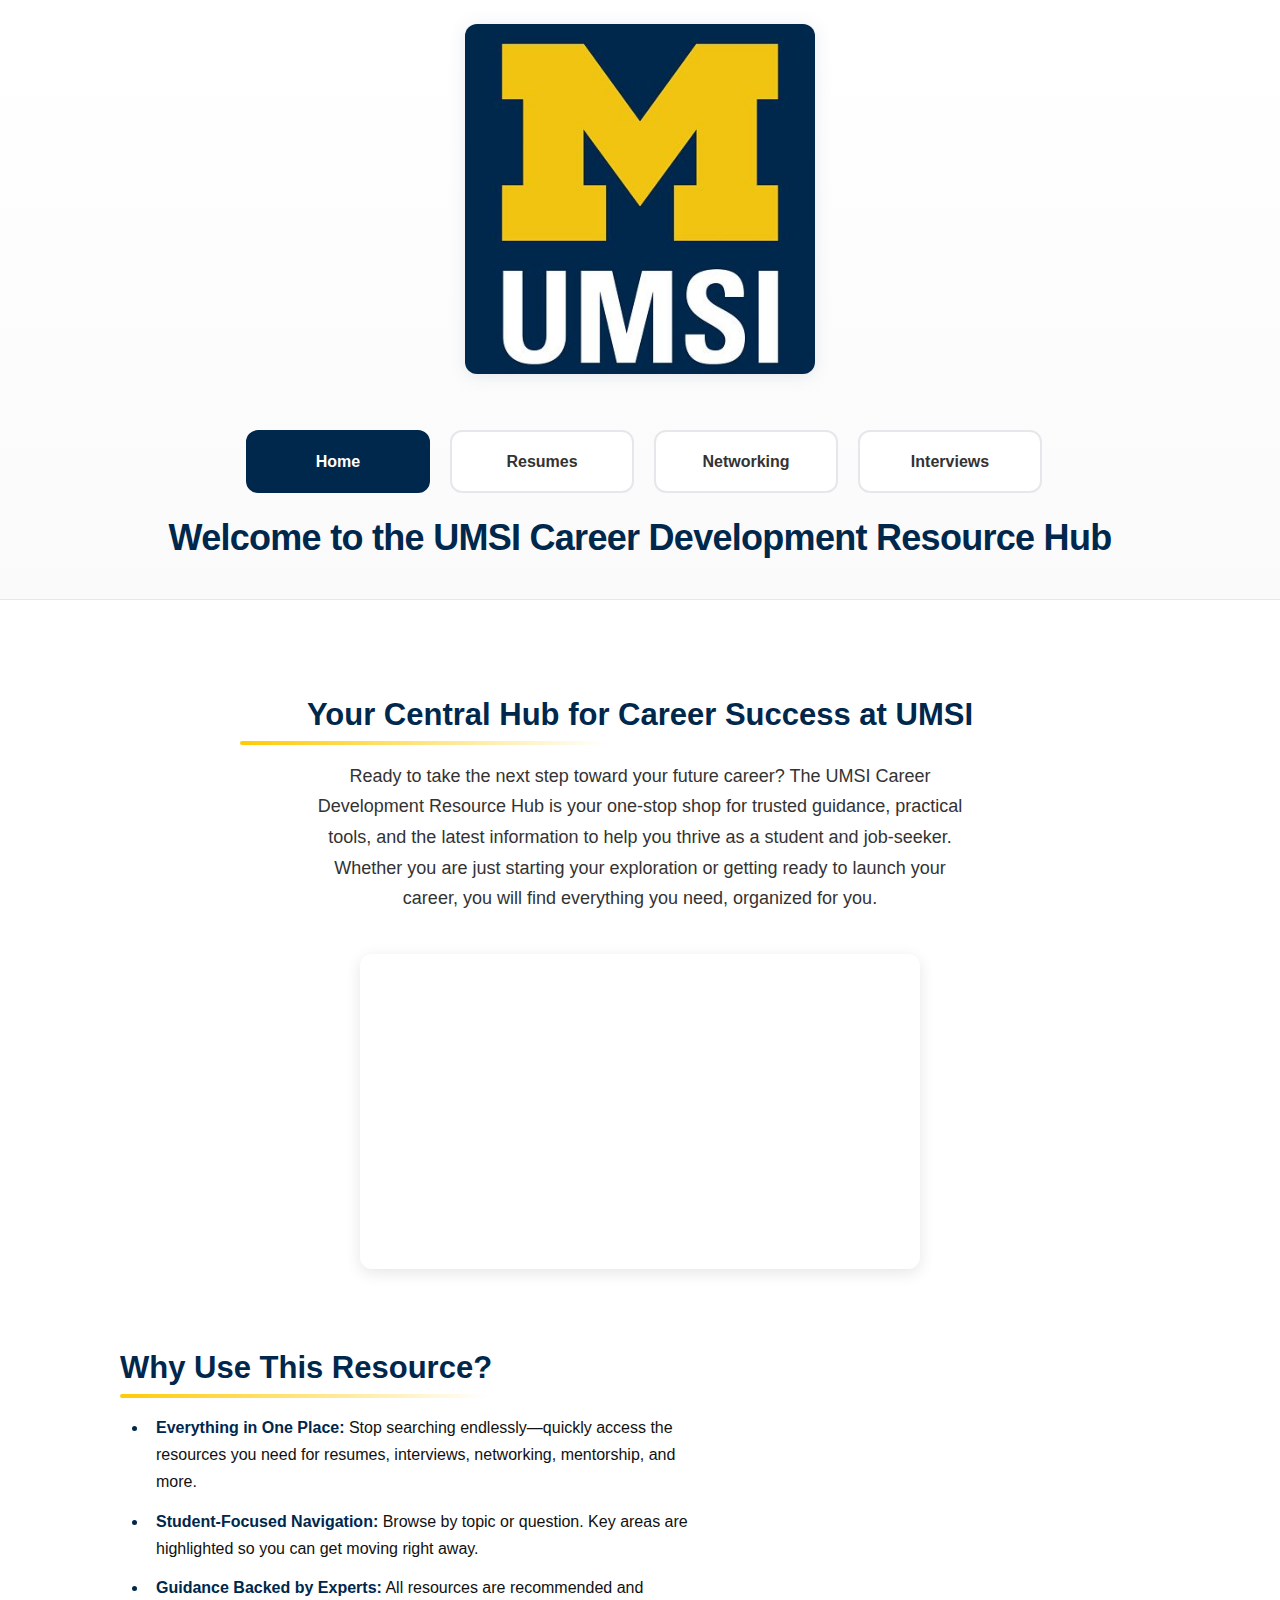
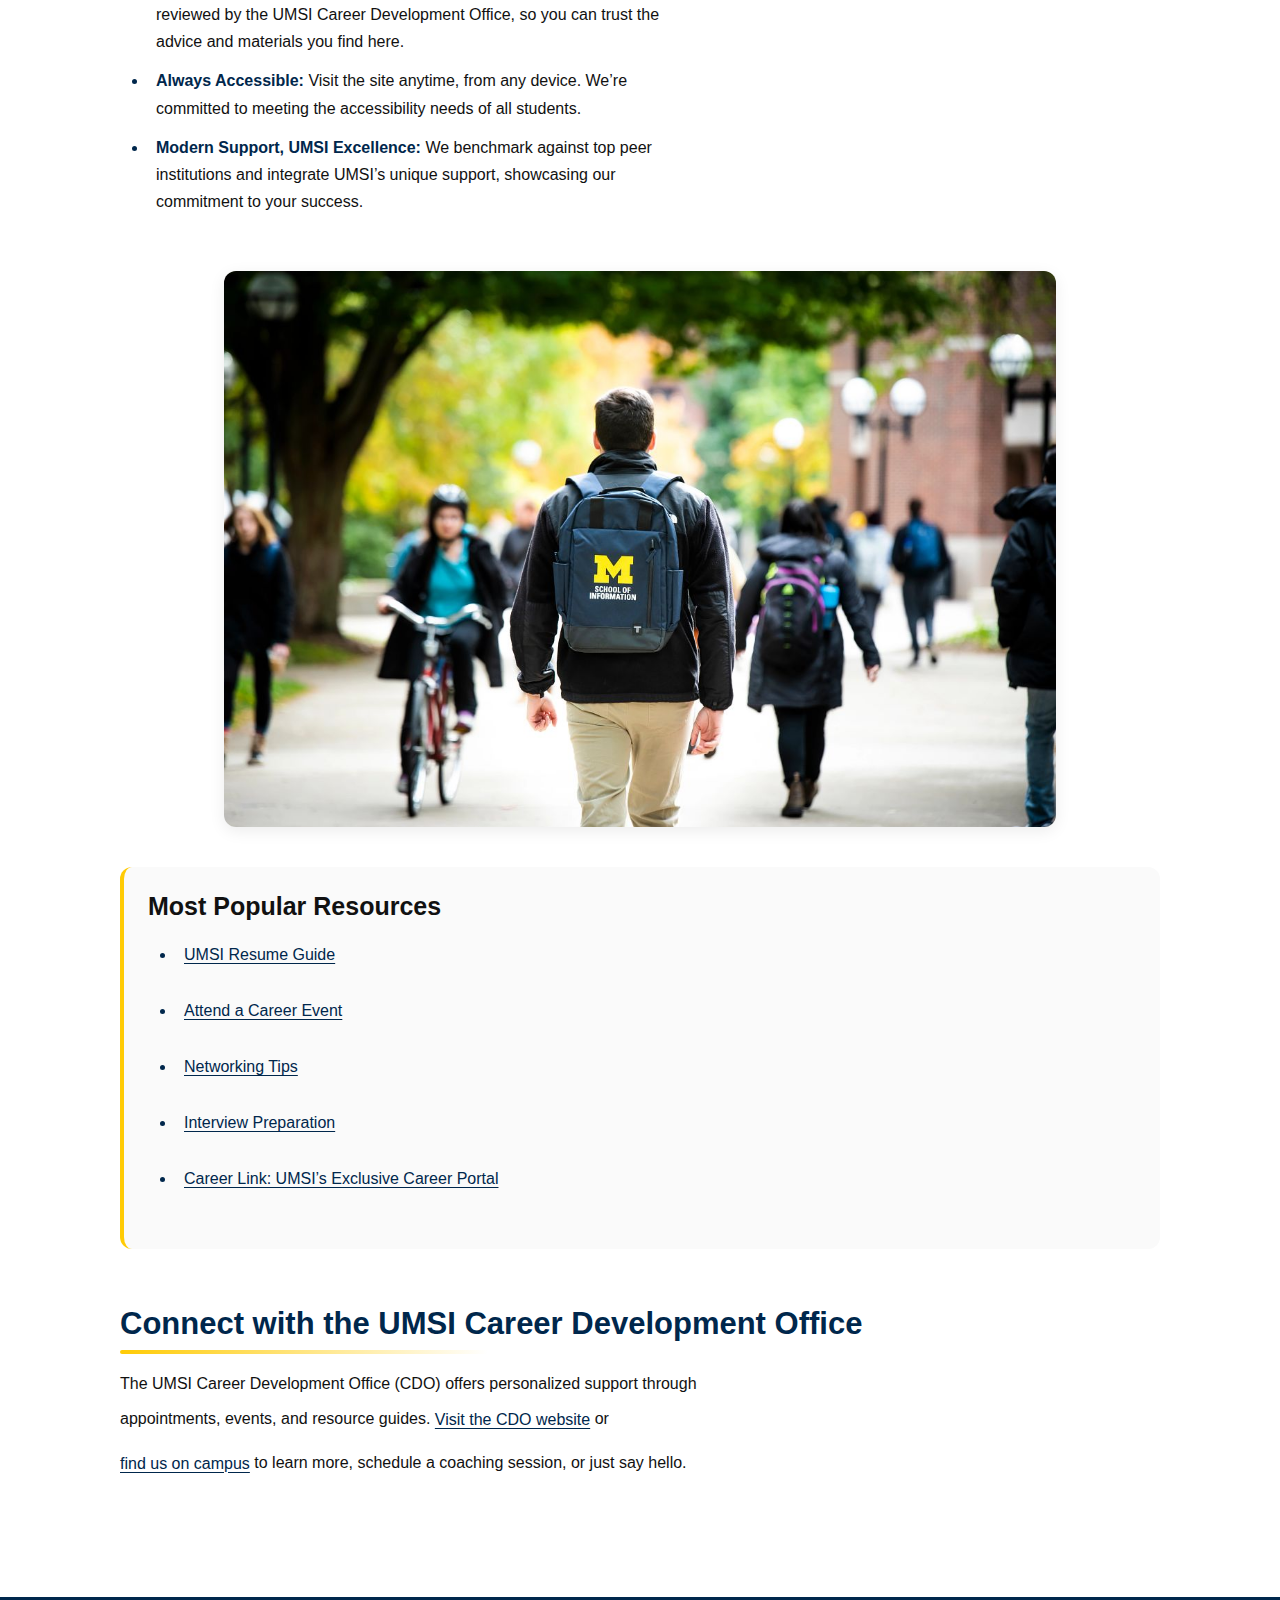
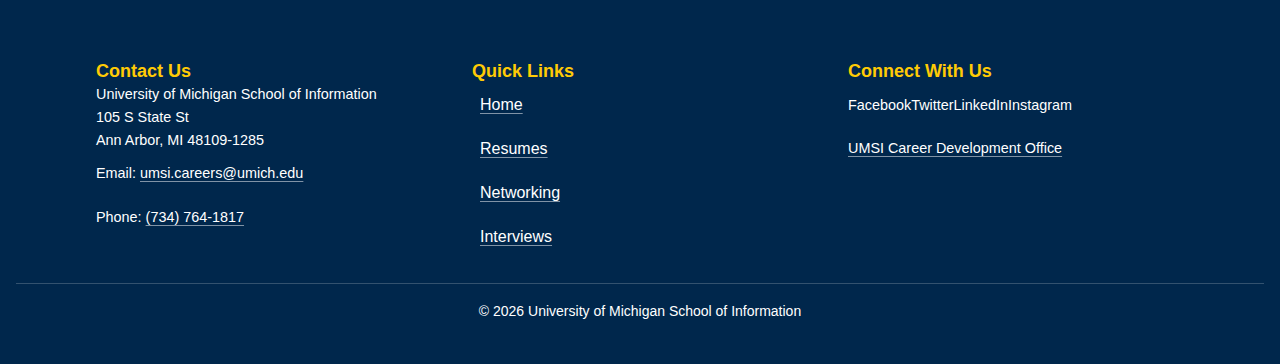
<file: index.html>
<link rel="stylesheet" href="html5reset.css">
<link rel="stylesheet" href="style.css">

<!DOCTYPE html>
<html lang="en">
<head>
    <meta charset="UTF-8">
    <meta name="viewport" content="width=device-width, initial-scale=1.0">
    <title>MSI Career Development Resource Hub</title>
</head>
<body>

<header>
  <a href="#main">Skip to Main Content</a>
  <div class="brand">
    <img src="images/UMSI_signature_vertical_informal_solidblue.jpg" alt="UMSI Logo">
  </div>
  <nav aria-label="Primary">
    <ul>
      <li><a href="index.html" aria-current="page">Home</a></li>
      <li><a href="resume.html">Resumes</a></li>
      <li><a href="Networking.html">Networking</a></li>
      <li><a href="interviews.html">Interviews</a></li>
    </ul>
  </nav>
  <h1>Welcome to the UMSI Career Development Resource Hub</h1>
</header>

    <main>
    <section>
      <h2>Your Central Hub for Career Success at UMSI</h2>
      <p>
        Ready to take the next step toward your future career? The UMSI Career Development Resource Hub is your one-stop shop for trusted guidance, practical tools, and the latest information to help you thrive as a student and job-seeker. Whether you are just starting your exploration or getting ready to launch your career, you will find everything you need, organized for you.
      </p>
      <iframe width="560" height="315" src="https://www.youtube.com/embed/GSjGeDYJ5Nk?si=qhxJPRTIT___x8hG" title="YouTube video player" frameborder="0" allow="accelerometer; autoplay; clipboard-write; encrypted-media; gyroscope; picture-in-picture; web-share" referrerpolicy="strict-origin-when-cross-origin" allowfullscreen></iframe>
    </section>

    <section>
      <h2>Why Use This Resource?</h2>


      <ul>
        <li><strong>Everything in One Place:</strong> Stop searching endlessly—quickly access the resources you need for resumes, interviews, networking, mentorship, and more.</li>
        <li><strong>Student-Focused Navigation:</strong> Browse by topic or question. Key areas are highlighted so you can get moving right away.</li>
        <li><strong>Guidance Backed by Experts:</strong> All resources are recommended and reviewed by the UMSI Career Development Office, so you can trust the advice and materials you find here.</li>
        <li><strong>Always Accessible:</strong> Visit the site anytime, from any device. We’re committed to meeting the accessibility needs of all students.</li>
        <li><strong>Modern Support, UMSI Excellence:</strong> We benchmark against top peer institutions and integrate UMSI’s unique support, showcasing our commitment to your success.</li>
      </ul>
    </section>
        <section>

      <div>
        <img src="images/UMSI_CampusFall_UMSIBackpack_02.jpg" alt="A student wears a UMSI backpack in fall on the drag.">

      </div>
      <aside>
        <h3>Most Popular Resources</h3>
        <ul>
          <li><a href="https://careercenter.umich.edu/article/resume-resources" target="_blank">UMSI Resume Guide</a></li>
          <li><a href="https://www.si.umich.edu/about-umsi/events" target="_blank">Attend a Career Event</a></li>
          <li><a href="https://careercenter.umich.edu/content/networking-resources" target="_blank">Networking Tips</a></li>
          <li><a href="https://careercenter.umich.edu/content/interviewing-resources" target="_blank">Interview Preparation</a></li>
          <li><a href="https://si-umich.12twenty.com/" target="_blank">Career Link: UMSI’s Exclusive Career Portal</a></li>
        </ul>
      </aside>
    </section>
    <section>
      <h2>Connect with the UMSI Career Development Office</h2>
      <p>
        The UMSI Career Development Office (CDO) offers personalized support through appointments, events, and resource guides. <a href="https://www.si.umich.edu/student-experience/career-development" target="_blank">Visit the CDO website</a> or <a href="https://www.si.umich.edu/about-umsi/getting-umsi" target="_blank">find us on campus</a> to learn more, schedule a coaching session, or just say hello.
      </p>
    </section>
       
        <!-- Content taken & modified from UMGPT with the prompt, "Write me a webpage of intro content to help meet the following requirements - this is for the home page": and then pasted in the client objectives & project requirements"
        UMGPT. (2025). UMGPT ( GPT-4.1 August 25th version) [Large language model]. -->
    </main>

<footer>
  <div class="footer-content">
    <div class="footer-section">
      <h3>Contact Us</h3>
      <p>University of Michigan School of Information<br>
      105 S State St<br>
      Ann Arbor, MI 48109-1285</p>
      <p>Email: <a href="mailto:umsi.careers@umich.edu">umsi.careers@umich.edu</a><br>
      Phone: <a href="tel:+17347641817">(734) 764-1817</a></p>
    </div>

    <div class="footer-section">
      <h3>Quick Links</h3>
      <nav aria-label="Footer">
        <ul>
          <li><a href="index.html">Home</a></li>
          <li><a href="resume.html">Resumes</a></li>
          <li><a href="Networking.html">Networking</a></li>
          <li><a href="interviews.html">Interviews</a></li>
        </ul>
      </nav>
    </div>

    <div class="footer-section">
      <h3>Connect With Us</h3>
      <div class="social-links">
        <a href="https://www.facebook.com/uomsi/" target="_blank" aria-label="Facebook">Facebook</a>
        <a href="https://twitter.com/umsi" target="_blank" aria-label="Twitter">Twitter</a>
        <a href="https://www.linkedin.com/school/university-of-michigan-school-of-information/" target="_blank" aria-label="LinkedIn">LinkedIn</a>
        <a href="https://www.instagram.com/umschoolofinformation" target="_blank" aria-label="Instagram">Instagram</a>
      </div>
      <p><a href="https://umich.instructure.com/courses/137916">UMSI Career Development Office</a></p>
    </div>
  </div>

  <div class="footer-bottom">
    <p>© <span id="current-year"></span> University of Michigan School of Information</p>
  </div>
</footer>

<script src="script.js"></script>

<script src="script.js"></script>
</body>
</html>
</file>
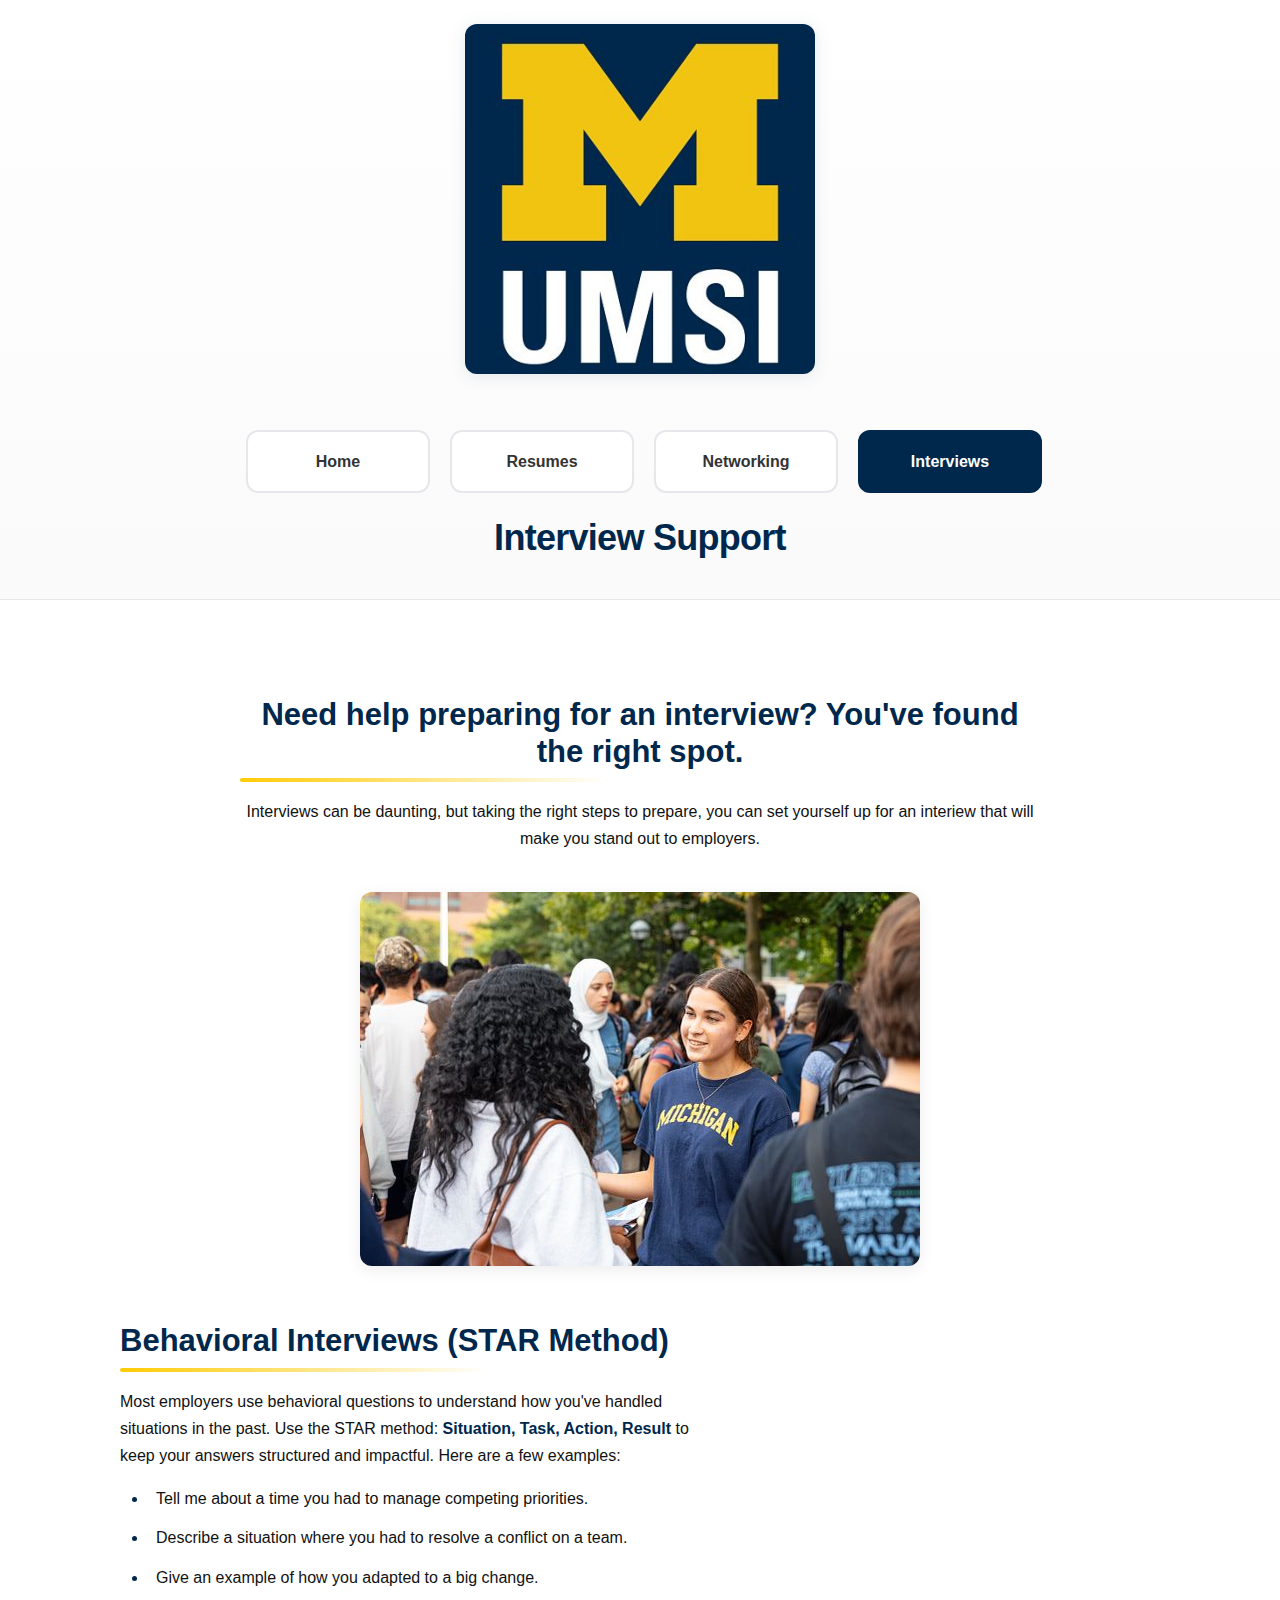
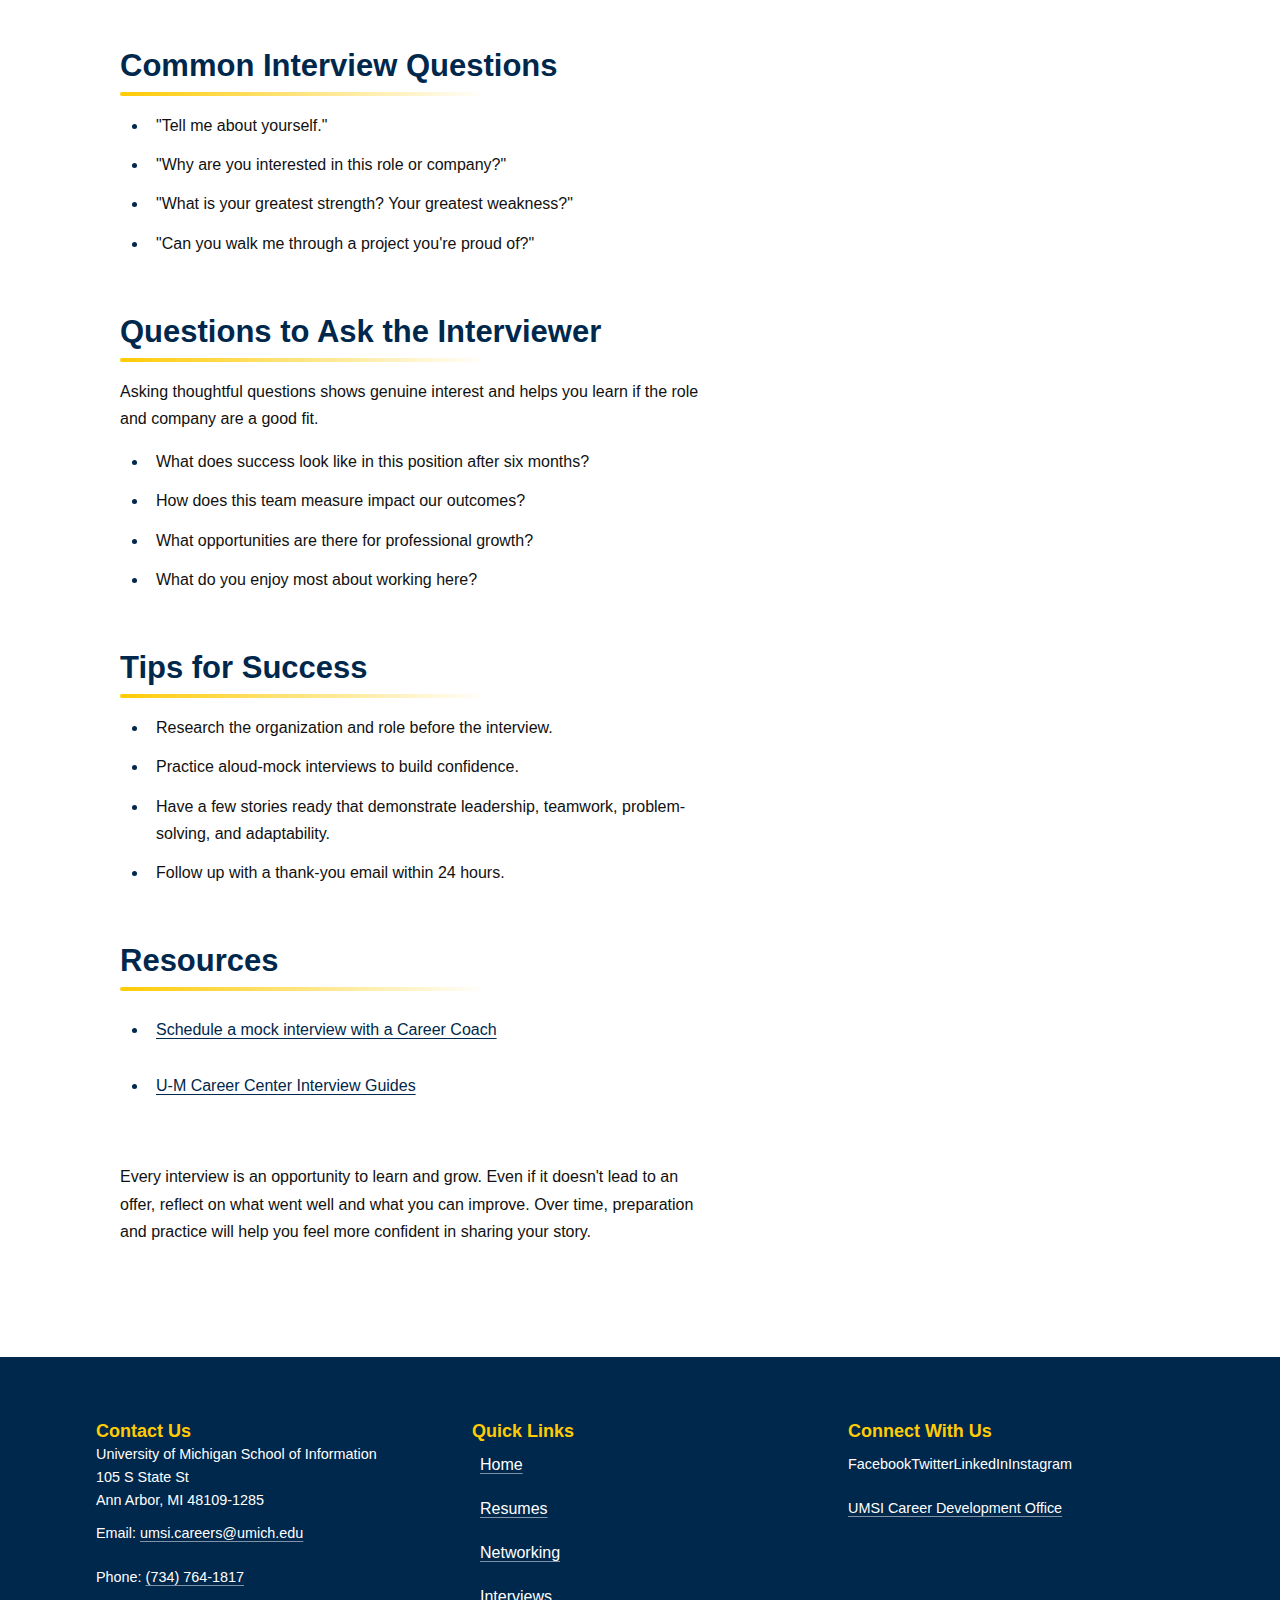
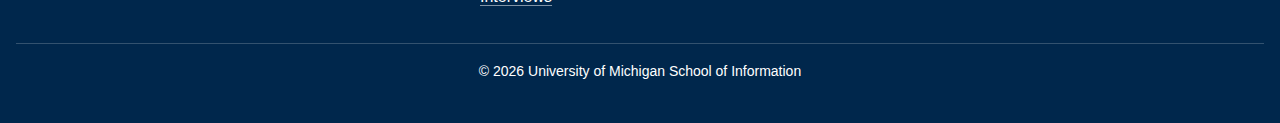
<file: interviews.html>
<link rel="stylesheet" href="html5reset.css">
<link rel="stylesheet" href="style.css">


<!DOCTYPE html>
<html lang="en">
<head>
    <meta charset="UTF-8">
    <meta name="viewport" content="width=device-width, initial-scale=1.0">
    <title>MSI Career Development Resource Hub</title>
</head>
<body>

    <header>
  <a href="#main">Skip to Main Content</a>

  <div class="brand">
    <img src="images/UMSI_signature_vertical_informal_solidblue.jpg" alt="UMSI Logo">
  </div>
  <nav aria-label="Primary">
    <ul>
      <li><a href="index.html">Home</a></li>
      <li><a href="resume.html">Resumes</a></li>
      <li><a href="Networking.html">Networking</a></li>
      <li><a href="interviews.html" aria-current="page">Interviews</a></li>
    </ul>
  </nav>
    <h1>Interview Support</h1>

    </header>

    <main id="main">
    <section aria-labelledby="intro">
      <h2 id="intro">Need help preparing for an interview? You've found the right spot.</h2>
      </p>Interviews can be daunting, but taking the right steps to prepare, you can set yourself up for an interiew that will make you stand out to employers.</p>
      <img src="images/MCOMMONS-Festifall2025-09.jpg" alt="Two students speak on one of the crowded sidewalks at Festifall 2025.">
    </section>

    <section aria-labelledby="behavioral">
      <h2 id="behavioral">Behavioral Interviews (STAR Method)</h2>
      <p>Most employers use behavioral questions to understand how you've handled situations in the past. Use the STAR method:<strong> Situation, Task, Action, Result</strong> to keep your answers structured and impactful. Here are a few examples:</p>
      <ul>
        <li>Tell me about a time you had to manage competing priorities.</li>
        <li>Describe a situation where you had to resolve a conflict on a team.</li>
        <li>Give an example of how you adapted to a big change.</li>
      </ul>
    </section>

    <section aria-labelledby="common">
      <h2 id="common">Common Interview Questions</h2>
      <ul>
        <li>"Tell me about yourself."</li>
        <li>"Why are you interested in this role or company?"</li>
        <li>"What is your greatest strength? Your greatest weakness?"</li>
        <li>"Can you walk me through a project you're proud of?"</li>
      </ul>
    </section>

    <section aria-labelledby="ask">
      <h2 id="ask">Questions to Ask the Interviewer</h2>
      <p>Asking thoughtful questions shows genuine interest and helps you learn if the role and company are a good fit.</p>
      <ul>
        <li>What does success look like in this position after six months?</li>
        <li>How does this team measure impact our outcomes?</li>
        <li>What opportunities are there for professional growth?</li>
        <li>What do you enjoy most about working here?</li>
      </ul>
    </section>

    <section aria-labelledby="prep">
      <h2 id="prep">Tips for Success</h2>
      <ul>
        <li>Research the organization and role before the interview.</li>
        <li>Practice aloud-mock interviews to build confidence.</li>
        <li>Have a few stories ready that demonstrate leadership, teamwork, problem-solving, and adaptability.</li>
        <li>Follow up with a thank-you email within 24 hours.</li>
      </ul>
    </section>

    <section aria-labelledby="resources">
      <h2 id="resources">Resources</h2>
      <ul>
        <li><a href="https://careercenter.umich.edu/contact/makeappointment">Schedule a mock interview with a Career Coach</a></li>
        <li><a href="https://careercenter.umich.edu/content/interviewing-resources">U-M Career Center Interview Guides</a></li>
      </ul>
    </section>

    <p>Every interview is an opportunity to learn and grow. Even if it doesn't lead to an offer, reflect on what went well and what you can improve. Over time, preparation and practice will help you feel more confident in sharing your story.</p>
</main>


<footer>
  <div class="footer-content">
    <div class="footer-section">
      <h3>Contact Us</h3>
      <p>University of Michigan School of Information<br>
      105 S State St<br>
      Ann Arbor, MI 48109-1285</p>
      <p>Email: <a href="mailto:umsi.careers@umich.edu">umsi.careers@umich.edu</a><br>
      Phone: <a href="tel:+17347641817">(734) 764-1817</a></p>
    </div>

    <div class="footer-section">
      <h3>Quick Links</h3>
      <nav aria-label="Footer">
        <ul>
          <li><a href="index.html">Home</a></li>
          <li><a href="resume.html">Resumes</a></li>
          <li><a href="Networking.html">Networking</a></li>
          <li><a href="interviews.html">Interviews</a></li>
        </ul>
      </nav>
    </div>

    <div class="footer-section">
      <h3>Connect With Us</h3>
      <div class="social-links">
        <a href="https://www.facebook.com/uomsi/" target="_blank" aria-label="Facebook">Facebook</a>
        <a href="https://twitter.com/umsi" target="_blank" aria-label="Twitter">Twitter</a>
        <a href="https://www.linkedin.com/school/university-of-michigan-school-of-information/" target="_blank" aria-label="LinkedIn">LinkedIn</a>
        <a href="https://www.instagram.com/umschoolofinformation" target="_blank" aria-label="Instagram">Instagram</a>
      </div>
      <p><a href="https://umich.instructure.com/courses/137916">UMSI Career Development Office</a></p>
    </div>
  </div>

  <div class="footer-bottom">
    <p>© <span id="current-year"></span> University of Michigan School of Information</p>
  </div>
</footer>

<script src="script.js"></script>
</file>
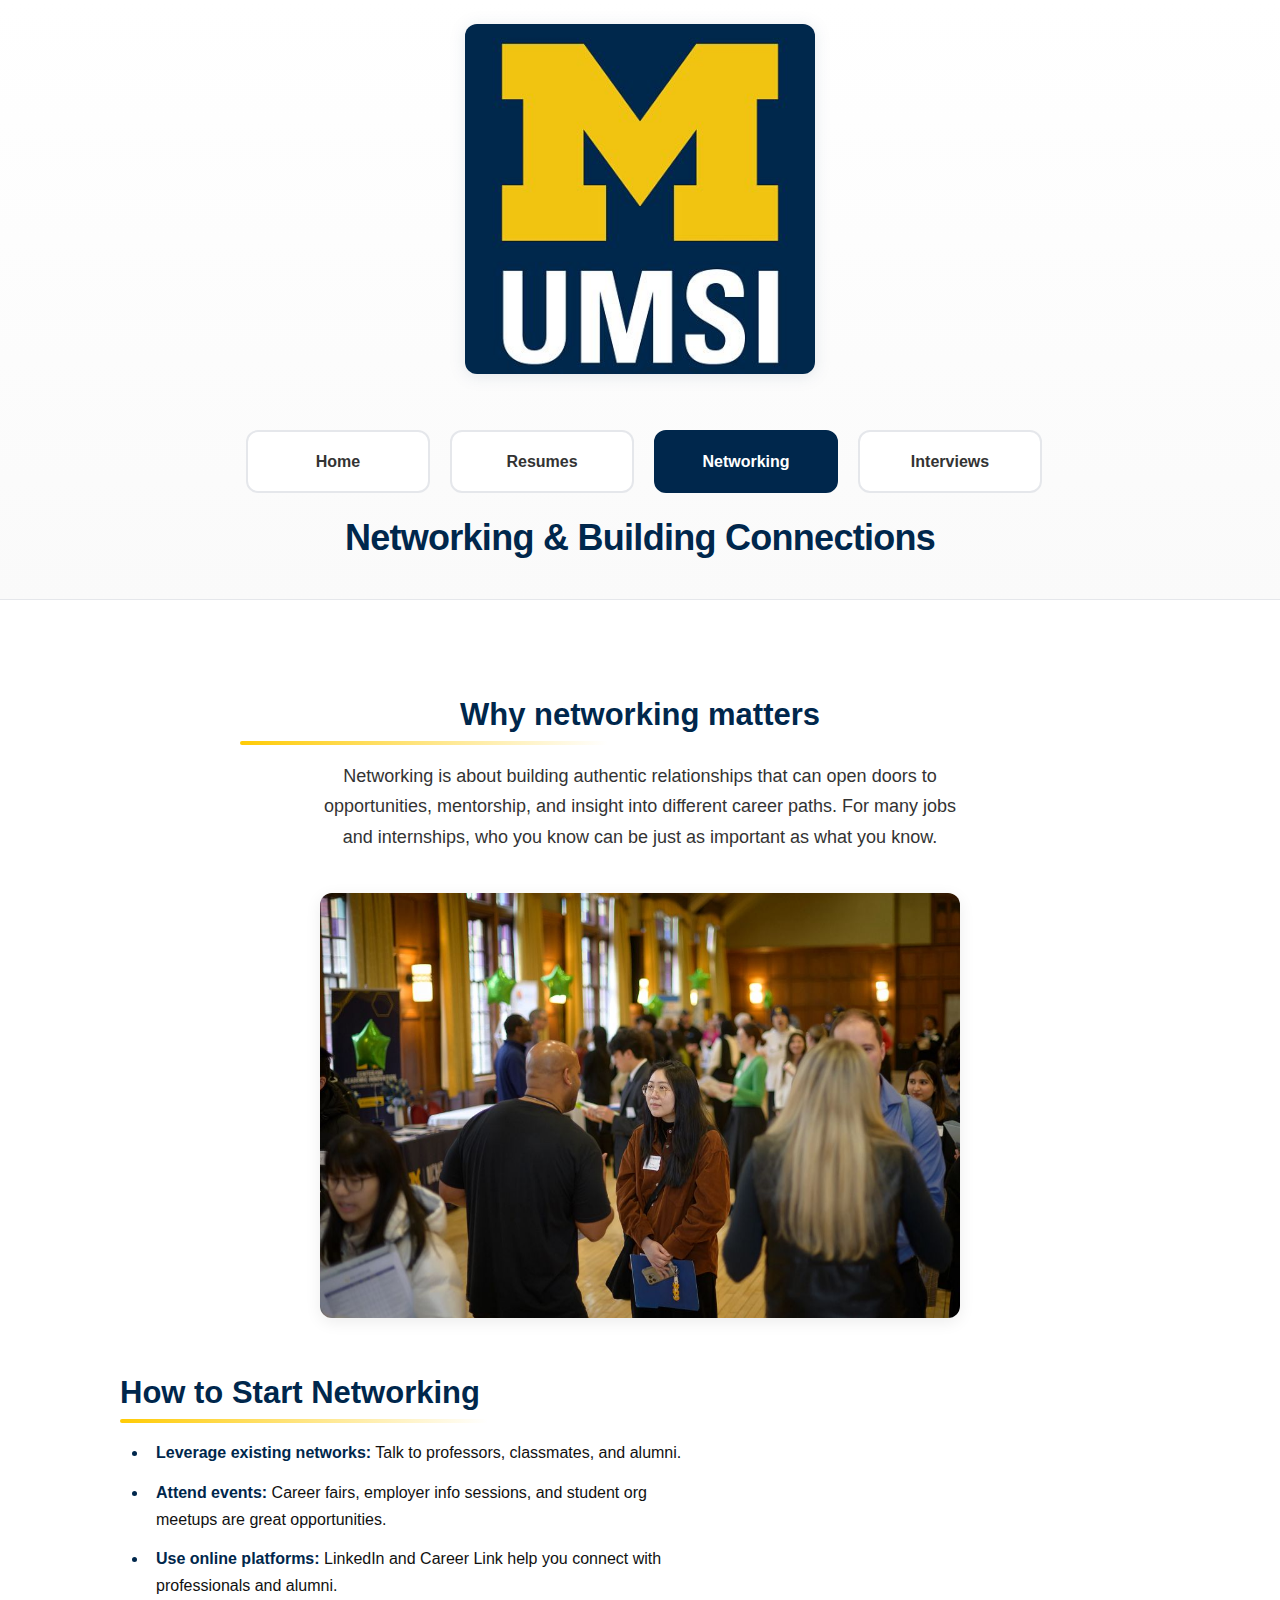
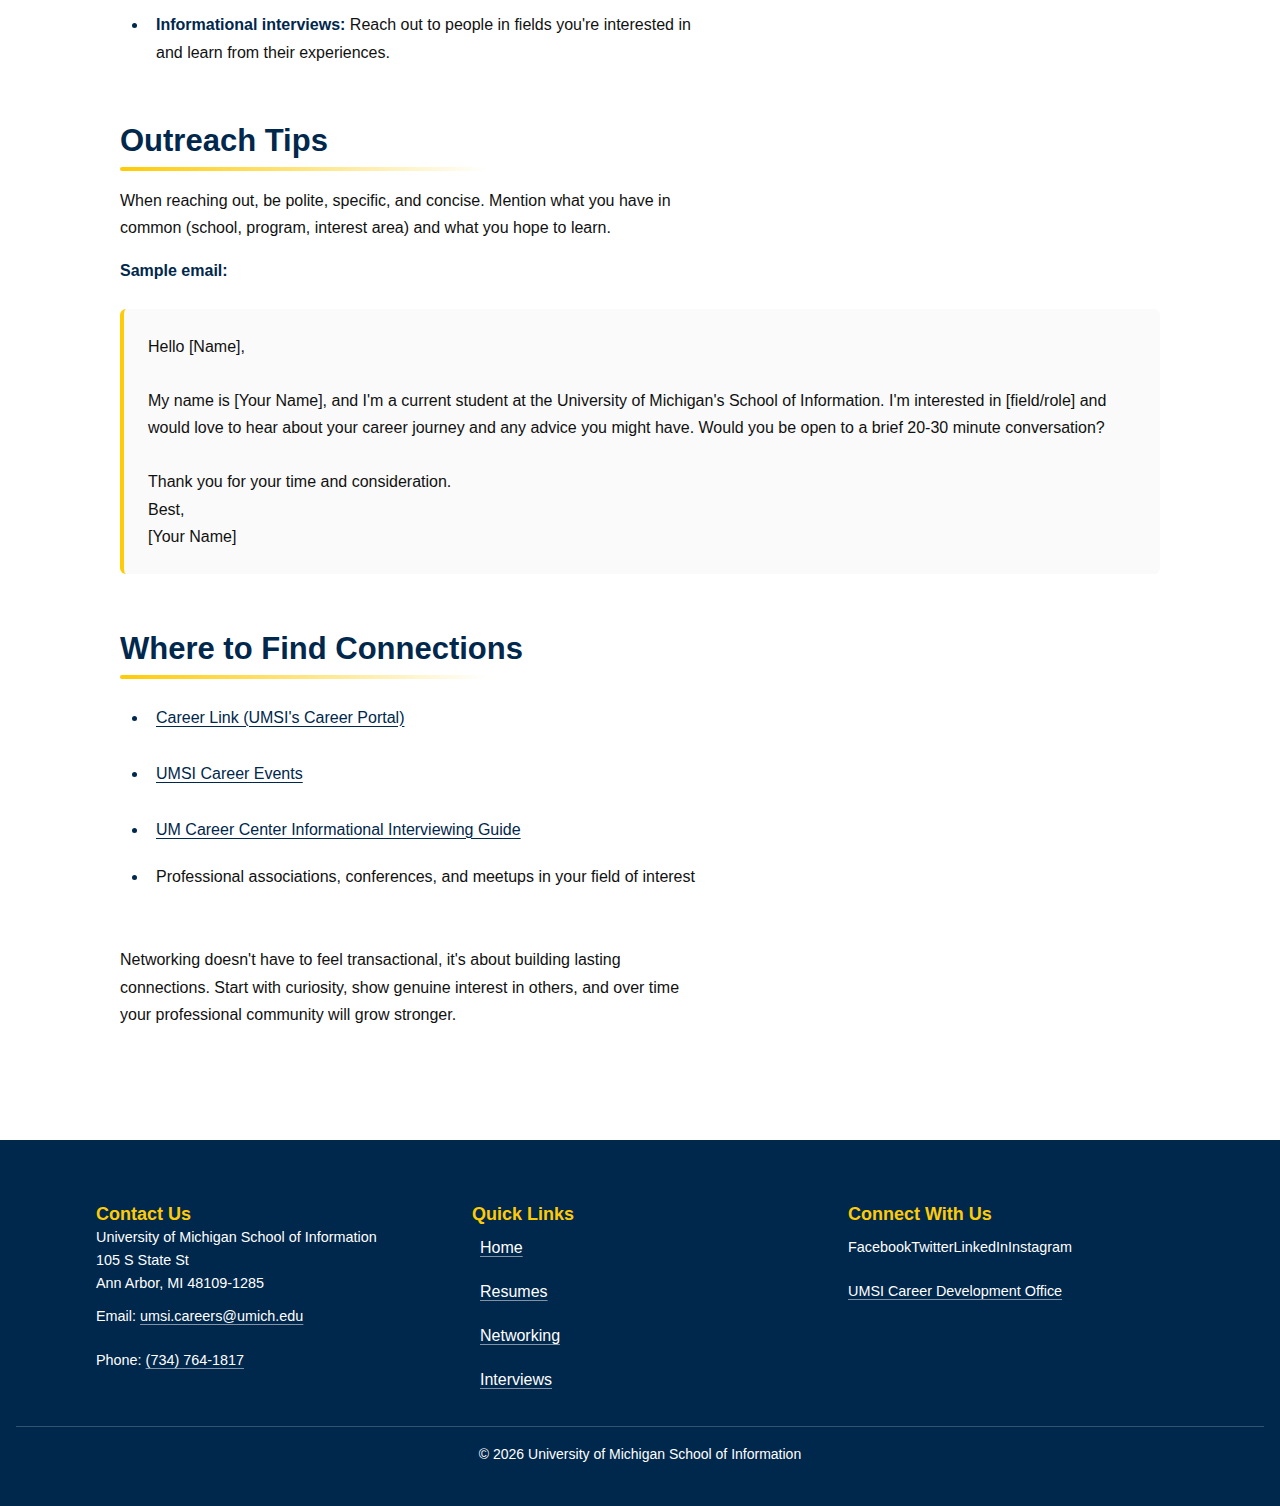
<file: Networking.html>
<link rel="stylesheet" href="html5reset.css">
<link rel="stylesheet" href="style.css">



<!DOCTYPE html>
<html lang="en">
<head>
    <meta charset="UTF-8">
    <meta name="viewport" content="width=device-width, initial-scale=1.0">
    <title>MSI Career Development Resource Hub</title>
</head>
<body>

    <header>
  <a href="#main">Skip to Main Content</a>
  <div class="brand">
    <img src="images/UMSI_signature_vertical_informal_solidblue.jpg" alt="UMSI Logo">
  </div>
  <nav aria-label="Primary">
    <ul>
      <li><a href="index.html">Home</a></li>
      <li><a href="resume.html">Resumes</a></li>
      <li><a href="Networking.html" aria-current="page">Networking</a></li>
      <li><a href="interviews.html">Interviews</a></li>
    </ul>
  </nav>
    <h1>Networking & Building Connections</h1>

    </header>
    <main id="main">
    <section aria-labelledby="intro">
        <h2 id="intro">Why networking matters</h2>
        <p>Networking is about building authentic relationships that can open doors to opportunities, mentorship, and insight into different career paths. For many jobs and internships, who you know can be just as important as what you know.</p>
        <img src="images/UMSI_CareerFair_02062025_01.jpg" alt="A student talking to an employer at the Career Fair in 2025.">
     </section>

    <section aria-labelledby="how">
        <h2 id="how">How to Start Networking</h2>
        <ul>
            <li><strong>Leverage existing networks:</strong> Talk to professors, classmates, and alumni.</li>
            <li><strong>Attend events:</strong> Career fairs, employer info sessions, and student org meetups are great opportunities.</li>
            <li><strong>Use online platforms:</strong> LinkedIn and Career Link help you connect with professionals and alumni.</li>
            <li><strong>Informational interviews:</strong> Reach out to people in fields you're interested in and learn from their experiences.</li>
        </ul>
    </section>

    <section aria-labelledby="outreach">
        <h2 id="outreach">Outreach Tips</h2>
        <p>When reaching out, be polite, specific, and concise. Mention what you have in common (school, program, interest area) and what you hope to learn.</p>
        <p><strong>Sample email:</strong></p>
        <blockquote>
            Hello [Name],<br><br>
            My name is [Your Name], and I'm a current student at the University of Michigan's School of Information. I'm interested in [field/role] and would love to hear about your career journey and any advice you might have. Would you be open to a brief 20-30 minute conversation?<br><br>
            Thank you for your time and consideration.<br>
            Best, <br>
            [Your Name]
        </blockquote>
    </section>

    <section aria-labelledby="events">
        <h2 id="events">Where to Find Connections</h2>
        <ul>
            <li><a href="https://si-umich.12twenty.com/">Career Link (UMSI's Career Portal)</a></li>
            <li><a href="https://www.si.umich.edu/about-umsi/events">UMSI Career Events</a></li>
            <li><a href="https://careercenter.umich.edu/">UM Career Center Informational Interviewing Guide</a></li>
            <li>Professional associations, conferences, and meetups in your field of interest</li>
        </ul>
    </section>

    <p>Networking doesn't have to feel transactional, it's about building lasting connections. Start with curiosity, show genuine interest in others, and over time your professional community will grow stronger.</p>
</main>

<footer>
  <div class="footer-content">
    <div class="footer-section">
      <h3>Contact Us</h3>
      <p>University of Michigan School of Information<br>
      105 S State St<br>
      Ann Arbor, MI 48109-1285</p>
      <p>Email: <a href="mailto:umsi.careers@umich.edu">umsi.careers@umich.edu</a><br>
      Phone: <a href="tel:+17347641817">(734) 764-1817</a></p>
    </div>

    <div class="footer-section">
      <h3>Quick Links</h3>
      <nav aria-label="Footer">
        <ul>
          <li><a href="index.html">Home</a></li>
          <li><a href="resume.html">Resumes</a></li>
          <li><a href="Networking.html">Networking</a></li>
          <li><a href="interviews.html">Interviews</a></li>
        </ul>
      </nav>
    </div>

    <div class="footer-section">
      <h3>Connect With Us</h3>
      <div class="social-links">
        <a href="https://www.facebook.com/uomsi/" target="_blank" aria-label="Facebook">Facebook</a>
        <a href="https://twitter.com/umsi" target="_blank" aria-label="Twitter">Twitter</a>
        <a href="https://www.linkedin.com/school/university-of-michigan-school-of-information/" target="_blank" aria-label="LinkedIn">LinkedIn</a>
        <a href="https://www.instagram.com/umschoolofinformation" target="_blank" aria-label="Instagram">Instagram</a>
      </div>
      <p><a href="https://umich.instructure.com/courses/137916">UMSI Career Development Office</a></p>
    </div>
  </div>

  <div class="footer-bottom">
    <p>© <span id="current-year"></span> University of Michigan School of Information</p>
  </div>
</footer>

<script src="script.js"></script>
</file>
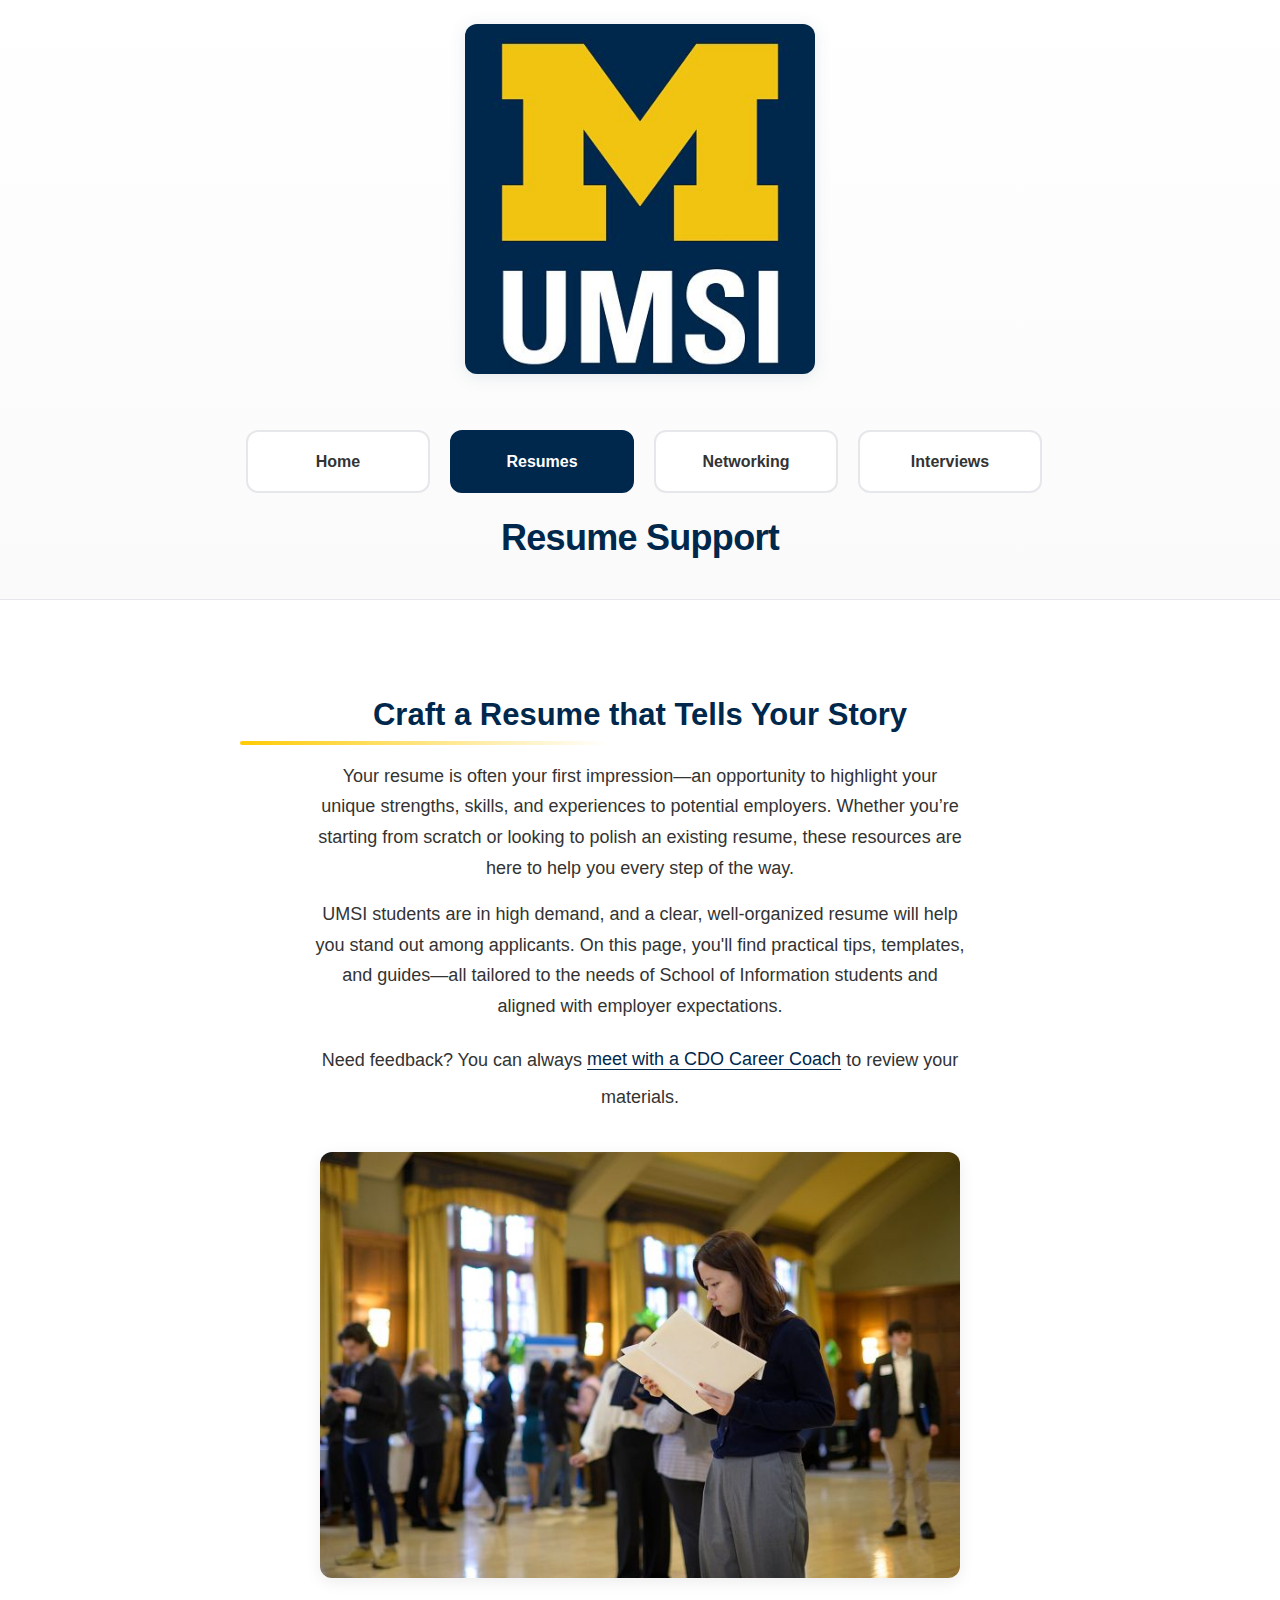
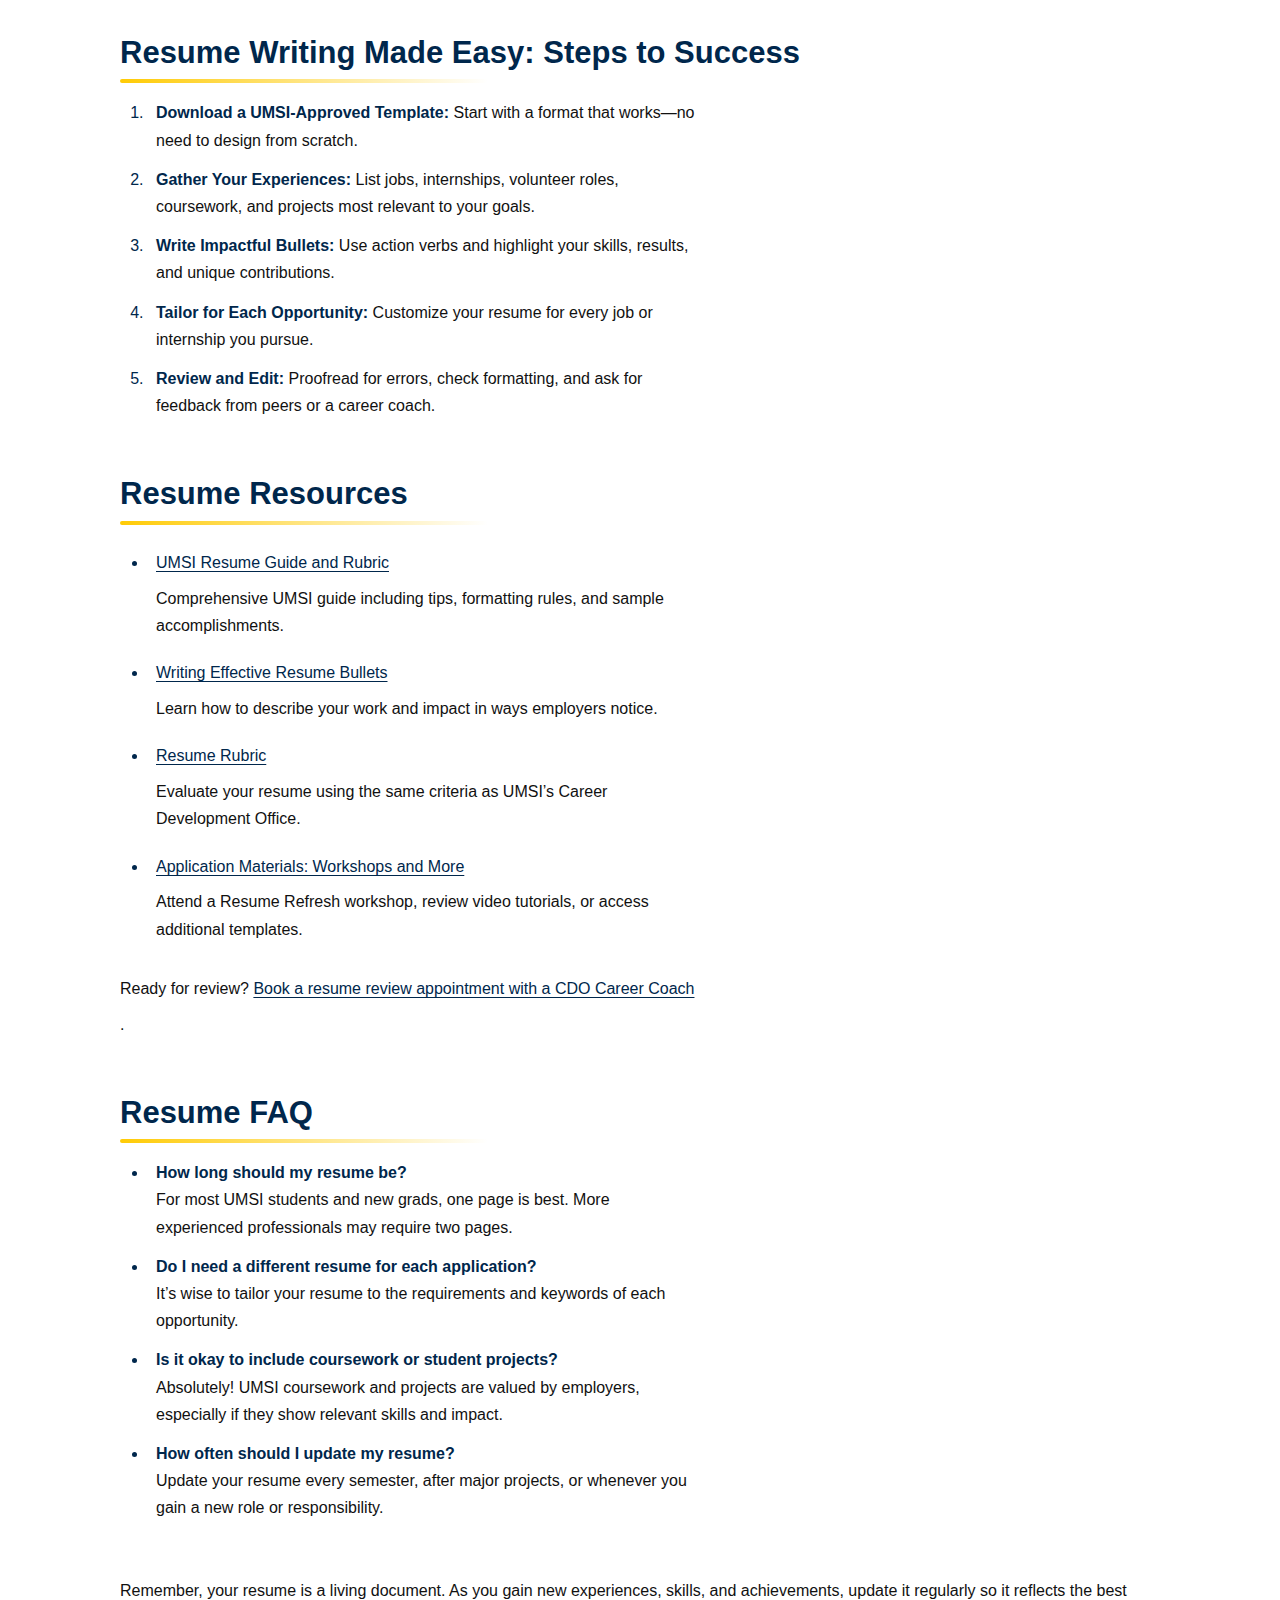
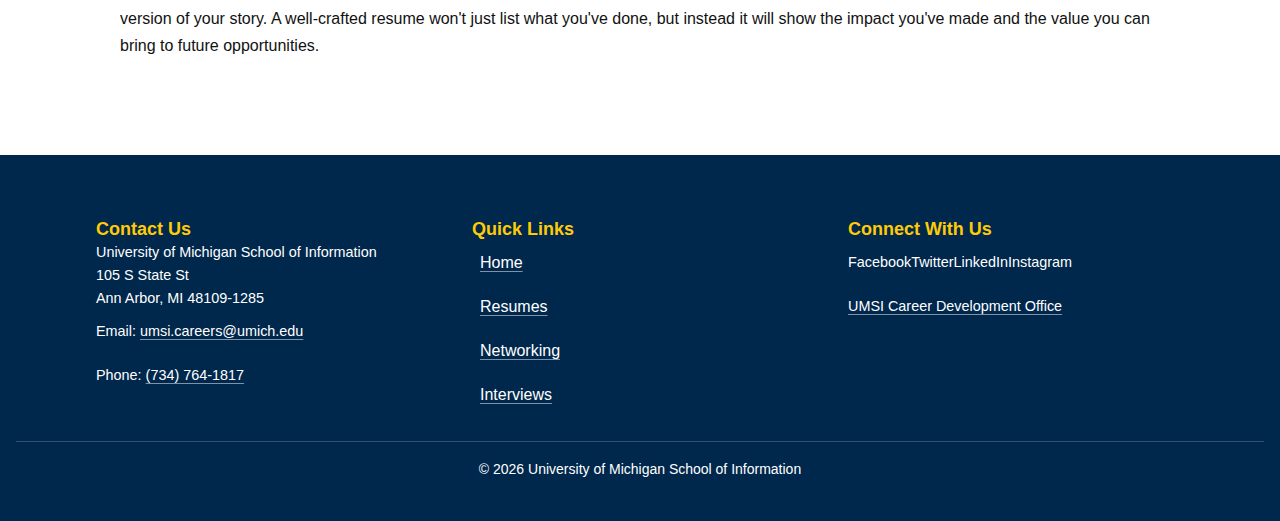
<file: resume.html>
<link rel="stylesheet" href="html5reset.css">
<link rel="stylesheet" href="style.css">


<!DOCTYPE html>
<html lang="en">
<head>
    <meta charset="UTF-8">
    <meta name="viewport" content="width=device-width, initial-scale=1.0">
    <title>Resumes</title>
</head>
<body>

    <header>
  <a href="#main">Skip to Main Content</a>
  <div class="brand">
    <img src="images/UMSI_signature_vertical_informal_solidblue.jpg" alt="UMSI Logo">
  </div>
  <nav aria-label="Primary">
    <ul>
      <li><a href="index.html">Home</a></li>
      <li><a href="resume.html" aria-current="page">Resumes</a></li>
      <li><a href="Networking.html">Networking</a></li>
      <li><a href="interviews.html">Interviews</a></li>
    </ul>
  </nav>
        <h1>Resume Support</h1>

    </header>
<main id="main">
  <section>
    <h2>Craft a Resume that Tells Your Story</h2>
    <p>
      Your resume is often your first impression—an opportunity to highlight your unique strengths, skills, and experiences to potential employers. Whether you’re starting from scratch or looking to polish an existing resume, these resources are here to help you every step of the way.
    </p>
    <p>
      UMSI students are in high demand, and a clear, well-organized resume will help you stand out among applicants. On this page, you'll find practical tips, templates, and guides—all tailored to the needs of School of Information students and aligned with employer expectations.
    </p>
    <p>
      Need feedback? You can always <a href="https://www.si.umich.edu/student-experience/career-development" target="_blank">meet with a CDO Career Coach</a> to review your materials.
    </p>
    <img src="images/UMSI_CareerFair_02062025_06 (1).jpg" alt="Student looking into a folder at the Career Fair 2025.">

  </section>
  
  <section>
    <h2>Resume Writing Made Easy: Steps to Success</h2>
    <ol>
      <li><strong>Download a UMSI-Approved Template:</strong> Start with a format that works—no need to design from scratch.</li>
      <li><strong>Gather Your Experiences:</strong> List jobs, internships, volunteer roles, coursework, and projects most relevant to your goals.</li>
      <li><strong>Write Impactful Bullets:</strong> Use action verbs and highlight your skills, results, and unique contributions.</li>
      <li><strong>Tailor for Each Opportunity:</strong> Customize your resume for every job or internship you pursue.</li>
      <li><strong>Review and Edit:</strong> Proofread for errors, check formatting, and ask for feedback from peers or a career coach.</li>
    </ol>
  </section>

  <section>
    <h2>Resume Resources</h2>
    <ul>
      <li>
        <a href="https://careercenter.umich.edu/article/resume-resources#Overview" target="_blank">
          UMSI Resume Guide and Rubric
        </a> <br>
        Comprehensive UMSI guide including tips, formatting rules, and sample accomplishments.
      </li>
      <li>
        <a href="https://careercenter.umich.edu/article/resume-resources#BulletPoints" target="_blank">
          Writing Effective Resume Bullets
        </a> <br>
        Learn how to describe your work and impact in ways employers notice.
      </li>
      <li>
        <a href="https://careercenter.umich.edu/article/resume-resources#Templates" target="_blank">
          Resume Rubric
        </a> <br>
        Evaluate your resume using the same criteria as UMSI’s Career Development Office.
      </li>
      <li>
        <a href="https://www.si.umich.edu/about-umsi/events/msi-application-workshop" target="_blank">
          Application Materials: Workshops and More
        </a> <br>
        Attend a Resume Refresh workshop, review video tutorials, or access additional templates.
      </li>
    </ul>
    <p>
      Ready for review? <a href="https://careercenter.umich.edu/article/resume-resources#Overview" target="_blank">Book a resume review appointment with a CDO Career Coach</a>.
    </p>
  </section>

  <section>
    <h2>Resume FAQ</h2>
    <ul>
      <li>
        <strong>How long should my resume be?</strong><br>
        For most UMSI students and new grads, one page is best. More experienced professionals may require two pages.
      </li>
      <li>
        <strong>Do I need a different resume for each application?</strong><br>
        It’s wise to tailor your resume to the requirements and keywords of each opportunity.
      </li>
      <li>
        <strong>Is it okay to include coursework or student projects?</strong><br>
        Absolutely! UMSI coursework and projects are valued by employers, especially if they show relevant skills and impact.
      </li>
      <li>
        <strong>How often should I update my resume?</strong><br>
        Update your resume every semester, after major projects, or whenever you gain a new role or responsibility.
      </li>
    </ul>
  </section>
          <!-- Content taken & modified from UMGPT with the prompt, "for the same content write me some intro content and resources for a resume page" - this was after I had asked for content for the home page.
        UMGPT. (2025). UMGPT (GPT-4.1 August 25th version) [Large language model]. -->

<div>Remember, your resume is a living document. As you gain new experiences, skills, and achievements, update it regularly so it reflects the best version of your story. A well-crafted resume won't just list what you've done, but instead it will show the impact you've made and the value you can bring to future opportunities. </div>


        <div></div>
        <div></div>
        <div></div>
        <div></div>
    </main>

<footer>
  <div class="footer-content">
    <div class="footer-section">
      <h3>Contact Us</h3>
      <p>University of Michigan School of Information<br>
      105 S State St<br>
      Ann Arbor, MI 48109-1285</p>
      <p>Email: <a href="mailto:umsi.careers@umich.edu">umsi.careers@umich.edu</a><br>
      Phone: <a href="tel:+17347641817">(734) 764-1817</a></p>
    </div>

    <div class="footer-section">
      <h3>Quick Links</h3>
      <nav aria-label="Footer">
        <ul>
          <li><a href="index.html">Home</a></li>
          <li><a href="resume.html">Resumes</a></li>
          <li><a href="Networking.html">Networking</a></li>
          <li><a href="interviews.html">Interviews</a></li>
        </ul>
      </nav>
    </div>

    <div class="footer-section">
      <h3>Connect With Us</h3>
      <div class="social-links">
        <a href="https://www.facebook.com/uomsi/" target="_blank" aria-label="Facebook">Facebook</a>
        <a href="https://twitter.com/umsi" target="_blank" aria-label="Twitter">Twitter</a>
        <a href="https://www.linkedin.com/school/university-of-michigan-school-of-information/" target="_blank" aria-label="LinkedIn">LinkedIn</a>
        <a href="https://www.instagram.com/umschoolofinformation" target="_blank" aria-label="Instagram">Instagram</a>
      </div>
      <p><a href="https://umich.instructure.com/courses/137916">UMSI Career Development Office</a></p>
    </div>
  </div>

  <div class="footer-bottom">
    <p>© <span id="current-year"></span> University of Michigan School of Information</p>
  </div>
</footer>

<script src="script.js"></script>

</body>

</html>
</file>
<file: style.css>
/* DESIGN COLORS */
:root {
  /* University of Michigan Colors */
  --um-blue: #00274C;
  --um-maize: #FFCB05;
  
  /* Text Colors */
  --text-dark: #111;
  --text-medium: #333;
  --text-light: #555;
  --text-gray: #6b7280;
  
  /* Background Colors */
  --bg-white: #fff;
  --bg-light: #fafafa;
  --border-color: #e5e7eb;
  
  /* Spacing (padding and margins) */
  --space-small: 0.5rem;
  --space-medium: 1rem;
  --space-large: 1.5rem;
  --space-xl: 2.5rem;
  --space-xxl: 3.5rem;
  
  /* Border Radius (rounded corners) */
  --rounded: 12px;
  --rounded-small: 6px;
  --rounded-large: 16px;
}

/* BASIC RESET */
* {
  box-sizing: border-box;
}


body {
  margin: 0;
  font-family: -apple-system, BlinkMacSystemFont, 'Segoe UI', Roboto, Arial, sans-serif;
  font-size: 1rem;
  line-height: 1.7;
  color: var(--text-dark);
  background: var(--bg-white);
}

/* HEADINGS */
h1, h2, h3, h4, h5, h6 {
  font-weight: 700;
  line-height: 1.2;
  color: var(--um-blue);
  margin: 0;
}

h1 {
  font-size: clamp(1.5rem, 4vw, 2.25rem);
  margin-bottom: var(--space-large);
  letter-spacing: -0.02em;
  text-align: center;
  line-height: 1.15;
}

h2 {
  font-size: clamp(1.5rem, 3vw, 1.938rem);
  margin-top: var(--space-xxl);
  margin-bottom: var(--space-medium);
  position: relative;
  padding-bottom: 0.75rem;
}

/* Yellow line under h2 headings */
h2::after {
  content: '';
  position: absolute;
  left: 0;
  bottom: 0;
  width: 23rem;
  height: 4px;
  background: linear-gradient(90deg, var(--um-maize) 0%, transparent 100%);
  border-radius: 3px;
}

h3 {
  font-size: clamp(1.25rem, 2vw, 1.563rem);
  margin-top: var(--space-large);
  margin-bottom: 0.75rem;
  color: var(--text-dark);
}

/* TEXT & LISTS */
p {
  margin: 0 0 var(--space-medium);
  max-width: 65ch;
}

ul, ol {
  margin: 0 0 var(--space-large);
  padding-left: 1.75rem;
  max-width: 65ch;
}

li {
  margin-bottom: 0.75rem;
  padding-left: 0.5rem;
}

/* Make bullet points blue */
li::marker {
  color: var(--um-blue);
}

blockquote {
  margin: var(--space-large) 0;
  padding: var(--space-large);
  border-left: 4px solid var(--um-maize);
  background: var(--bg-light);
  border-radius: var(--rounded-small);
}

strong {
  color: var(--um-blue);
  font-weight: 600;
}

/* LINKS */
a {
  color: var(--um-blue);
  text-decoration: underline;
  text-underline-offset: 0.2em;
  text-decoration-thickness: 1px;
  min-height: 44px;
  display: inline-flex;
  align-items: center;
}

/* SKIP TO MAIN CONTENT LINK */
.skip-link,
a[href="#main"],
a[href^="#"]:first-child {
  position: absolute;
  left: -9999px;
  top: 0.75rem;
  background: var(--um-blue);
  color: white;
  padding: 0.75rem var(--space-large);
  border-radius: var(--rounded);
  font-weight: 600;
  text-decoration: none;
  z-index: 9999;
  box-shadow: 0 4px 12px rgba(0, 0, 0, 0.15);
}

.skip-link:focus,
a[href="#main"]:focus,
a[href^="#"]:first-child:focus {
  left: var(--space-medium);
}

/* HEADER */
header {
  background: linear-gradient(to bottom, white 0%, var(--bg-light) 100%);
  border-bottom: 1px solid var(--border-color);
  padding: var(--space-large) 0 var(--space-xl);
}

/* Logo area */
.brand {
  display: flex;
  flex-direction: column;
  align-items: center;
  gap: 0.75rem;
  padding: 0 var(--space-medium);
  margin-bottom: var(--space-xxl);
}

.brand img {
  width: clamp(350px, 20vw, 120px);
  height: auto;
  display: block;
  filter: drop-shadow(0 2px 8px rgba(0, 39, 76, 0.1));
}

.brand p {
  margin: 0;
  color: var(--text-gray);
  font-size: 0.875rem;
  font-style: italic;
  text-align: center;
}

header h1 {
  padding: 0 var(--space-medium);
  margin: var(--space-large) 0 0;
}

/* NAVIGATION */
nav[aria-label="Primary"],
header nav {
  padding: 0 var(--space-medium);
  display: flex;
  justify-content: center;
}

nav[aria-label="Primary"] ul,
header nav ul {
  list-style: none;
  margin: 0;
  padding: 0;
  display: flex;
  flex-wrap: wrap;
  justify-content: center;
  gap: 0.75rem;
  grid-template-columns: repeat(auto-fit, minmax(min(100%, 10rem), 1fr));
}

nav[aria-label="Primary"] li,
header nav li {
  margin: 0;
  flex: 1 1 auto;
  min-width: 8rem;
  min-width: 12rem;
}

nav[aria-label="Primary"] a,
header nav a {
  display: flex;
  align-items: center;
  justify-content: center;
  background: white;
  border: 2px solid var(--border-color);
  border-radius: var(--rounded);
  padding: var(--space-medium);
  text-decoration: none;
  font-size: 1rem;
  font-weight: 600;
  color: var(--text-medium);
  text-align: center;
}

nav[aria-label="Primary"] a:hover,
header nav a:hover {
  border-color: var(--um-blue);
  background: rgba(0, 39, 102, 0.05);
}

/* Current page styling */
nav[aria-label="Primary"] a[aria-current="page"],
header nav a[aria-current="page"] {
  background: var(--um-blue);
  color: white;
  border-color: var(--um-blue);
}

/* Hide "Current page" text visually but keep for screen readers */
nav[aria-label="Primary"] a[aria-current="page"]::after,
header nav a[aria-current="page"]::after {
  content: "Current page";
  position: absolute;
  width: 1px;
  height: 1px;
  padding: 0;
  margin: -1px;
  overflow: hidden;
  clip: rect(0, 0, 0, 0);
  white-space: nowrap;
  border: 0;
}

/* MAIN CONTENT AREA */
main {
  min-height: 60vh;
  padding: var(--space-xl) var(--space-medium);
  max-width: 68rem;
  margin: 0 auto;
}

/* Style first section differently (intro section) */
main > section:first-of-type {
  text-align: center;
  max-width: 50rem;
  margin-left: auto;
  margin-right: auto;
}

main > section:first-of-type p {
  font-size: 1.125rem;
  margin-left: auto;
  margin-right: auto;
  color: var(--text-medium);
}

section {
  margin-bottom: var(--space-xxl);
}

section:last-child {
  margin-bottom: 0;
}

/* Sidebar boxes */
aside {
  background: var(--bg-light);
  border-left: 4px solid var(--um-maize);
  padding: var(--space-large);
  border-radius: var(--rounded);
  margin: var(--space-xl) 0;
}

aside h3 {
  margin-top: 0;
}

/* GRID LAYOUTS */
.grid-cards {
  display: grid;
  gap: var(--space-large);
  grid-template-columns: repeat(auto-fit, minmax(min(100%, 18rem), 1fr));
  margin: var(--space-large) 0;
}

.grid-two {
  display: grid;
  gap: var(--space-xl);
  grid-template-columns: repeat(auto-fit, minmax(min(100%, 22rem), 1fr));
  margin: var(--space-large) 0;
}

/* CARDS */
.card {
  background: white;
  border: 1px solid var(--border-color);
  border-radius: var(--rounded-large);
  padding: var(--space-large);
}

.card:hover {
  border-color: var(--um-blue);
}

.card h3 {
  margin-top: 0;
  color: var(--um-blue);
}

.card ul {
  margin-bottom: 0;
}

.card li:last-child {
  margin-bottom: 0;
}

/* IMAGES & VIDEOS */
img {
  max-width: 100%;
  height: auto;
  display: block;
  border-radius: var(--rounded);
}

section img {
  margin: var(--space-xl) 0;
  box-shadow: 0 4px 16px rgba(0, 0, 0, 0.08);
}

iframe {
  max-width: 100%;
  border: 0;
  border-radius: var(--rounded);
  box-shadow: 0 4px 16px rgba(0, 0, 0, 0.1);
  margin: var(--space-large) 0;
}

video {
  max-width: 100%;
  height: auto;
  display: block;
  border-radius: var(--rounded);
}

/* FOOTER */
footer {
  margin-top: var(--space-xxl);
  padding: var(--space-xl) var(--space-medium);
  background: var(--um-blue);
  color: white;
}

.footer-content {
  display: grid;
  gap: var(--space-xl);
  grid-template-columns: repeat(auto-fit, minmax(min(100%, 15rem), 1fr));
  max-width: 68rem;
  margin: 0 auto;
}

.footer-section h3 {
  color: var(--um-maize);
  font-size: 1.125rem;
  margin-bottom: var(--space-2);
}

.footer-section p {
  margin: 0 0 var(--space-2);
  font-size: 0.9rem;
  line-height: 1.6;
  max-width: 100%;
}

.footer-section nav ul {
  list-style: none;
  padding: 0;
  margin: 0;
}

.footer-section nav li {
  margin-bottom: var(--space-1);
}

footer a {
  color: white;
  text-decoration: underline;
  text-decoration-color: rgba(255, 255, 255, 0.5);
}

footer a:hover {
  color: var(--um-maize);
  text-decoration-thickness: 2px;
}

.social-links {
  display: flex;
  flex-wrap: wrap;
  gap: var(--space-2);
  margin-bottom: var(--space-2);
}

.social-links a {
  padding: var(--space-1) var(--space-2);
  background: none;
  border-radius: var(--rounded-small);
  text-decoration: none;
  font-size: 0.9rem;
}

.social-links a:hover {
  background: rgba(255, 255, 255, 0.2);
  color: var(--um-maize);
}

.footer-bottom {
  border-top: 1px solid rgba(255, 255, 255, 0.2);
  margin-top: var(--space-large);
  padding-top: var(--space-medium);
  text-align: center;
}

.footer-bottom p {
  margin: 0;
  font-size: 0.875rem;
  max-width: 100%;
}

/* ACCESSIBILITY - Hide visually but keep for screen readers */
.visually-hidden {
  position: absolute;
  width: 1px;
  height: 1px;
  padding: 0;
  margin: -1px;
  overflow: hidden;
  clip: rect(0, 0, 0, 0);
  white-space: nowrap;
  border: 0;
}

/* TABLET & DESKTOP VIEW (min-width: 768px) */
@media (min-width: 768px) {
  /* Navigation stays in one row */
  nav[aria-label="Primary"] ul,
  header nav ul {
    flex-wrap: nowrap;
  }

  nav[aria-label="Primary"] li,
  header nav li {
    flex: 1;
  }

  /* Two-column layouts for content */
  .grid-two {
    grid-template-columns: 1fr 1fr;
  }

  /* Wider content area */
  main {
    padding: var(--space-xl) var(--space-large);
  }

  /* Images side-by-side with text */
  section img {
    max-width: 80%;
    margin: var(--space-xl) auto;
  }

  /* Footer layout */
  footer {
    text-align: left;
  }

  footer nav ul {
    justify-content: flex-start;
  }
}

/* CITATION */
/*
Design inspired by iStage from Style Stage (https://stylestage.dev/styles/istage/)
by Bahe Yaich. Adapted for UMSI Career Development Resource Hub.

Original Style Stage project: https://stylestage.dev/
Maintained by Stephanie Eckles (@5t3ph)

CSS assistance provided by Claude (Anthropic AI Assistant)
Date: October 11, 2025
*/
</file>
